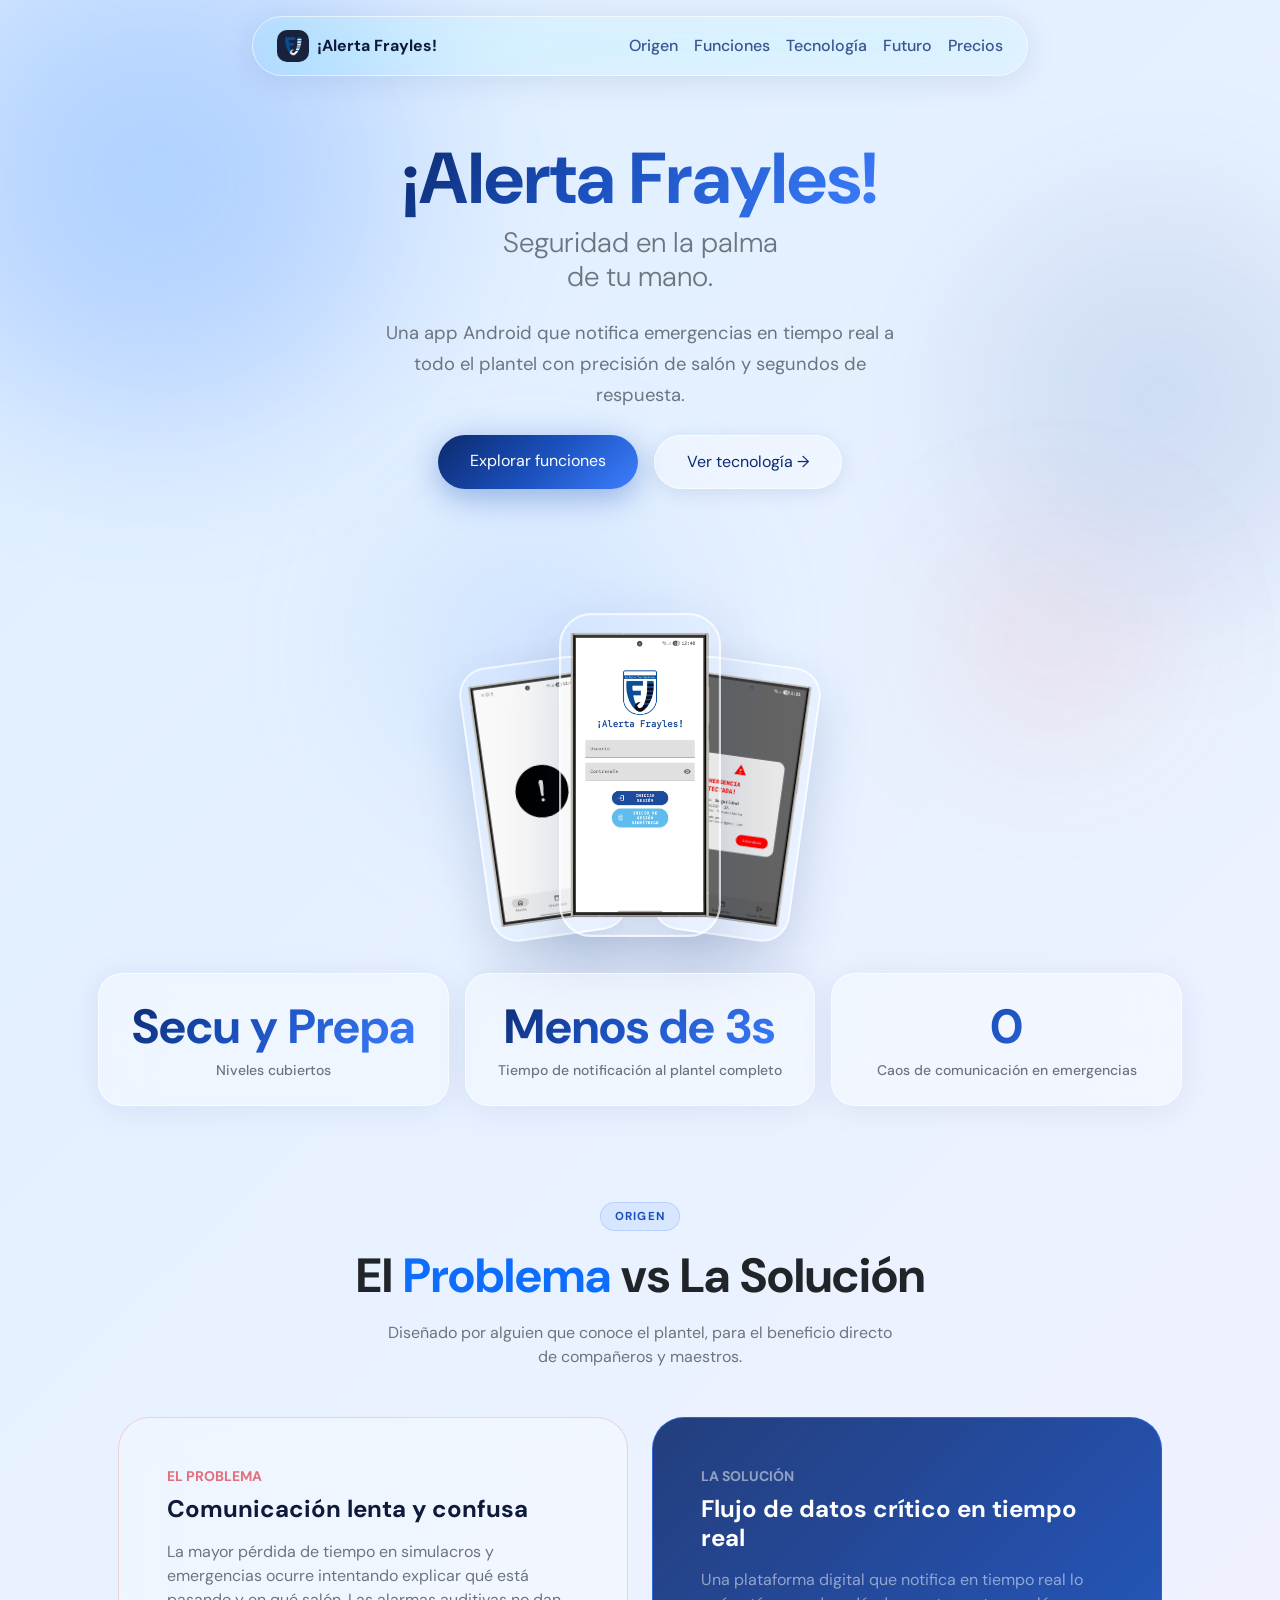
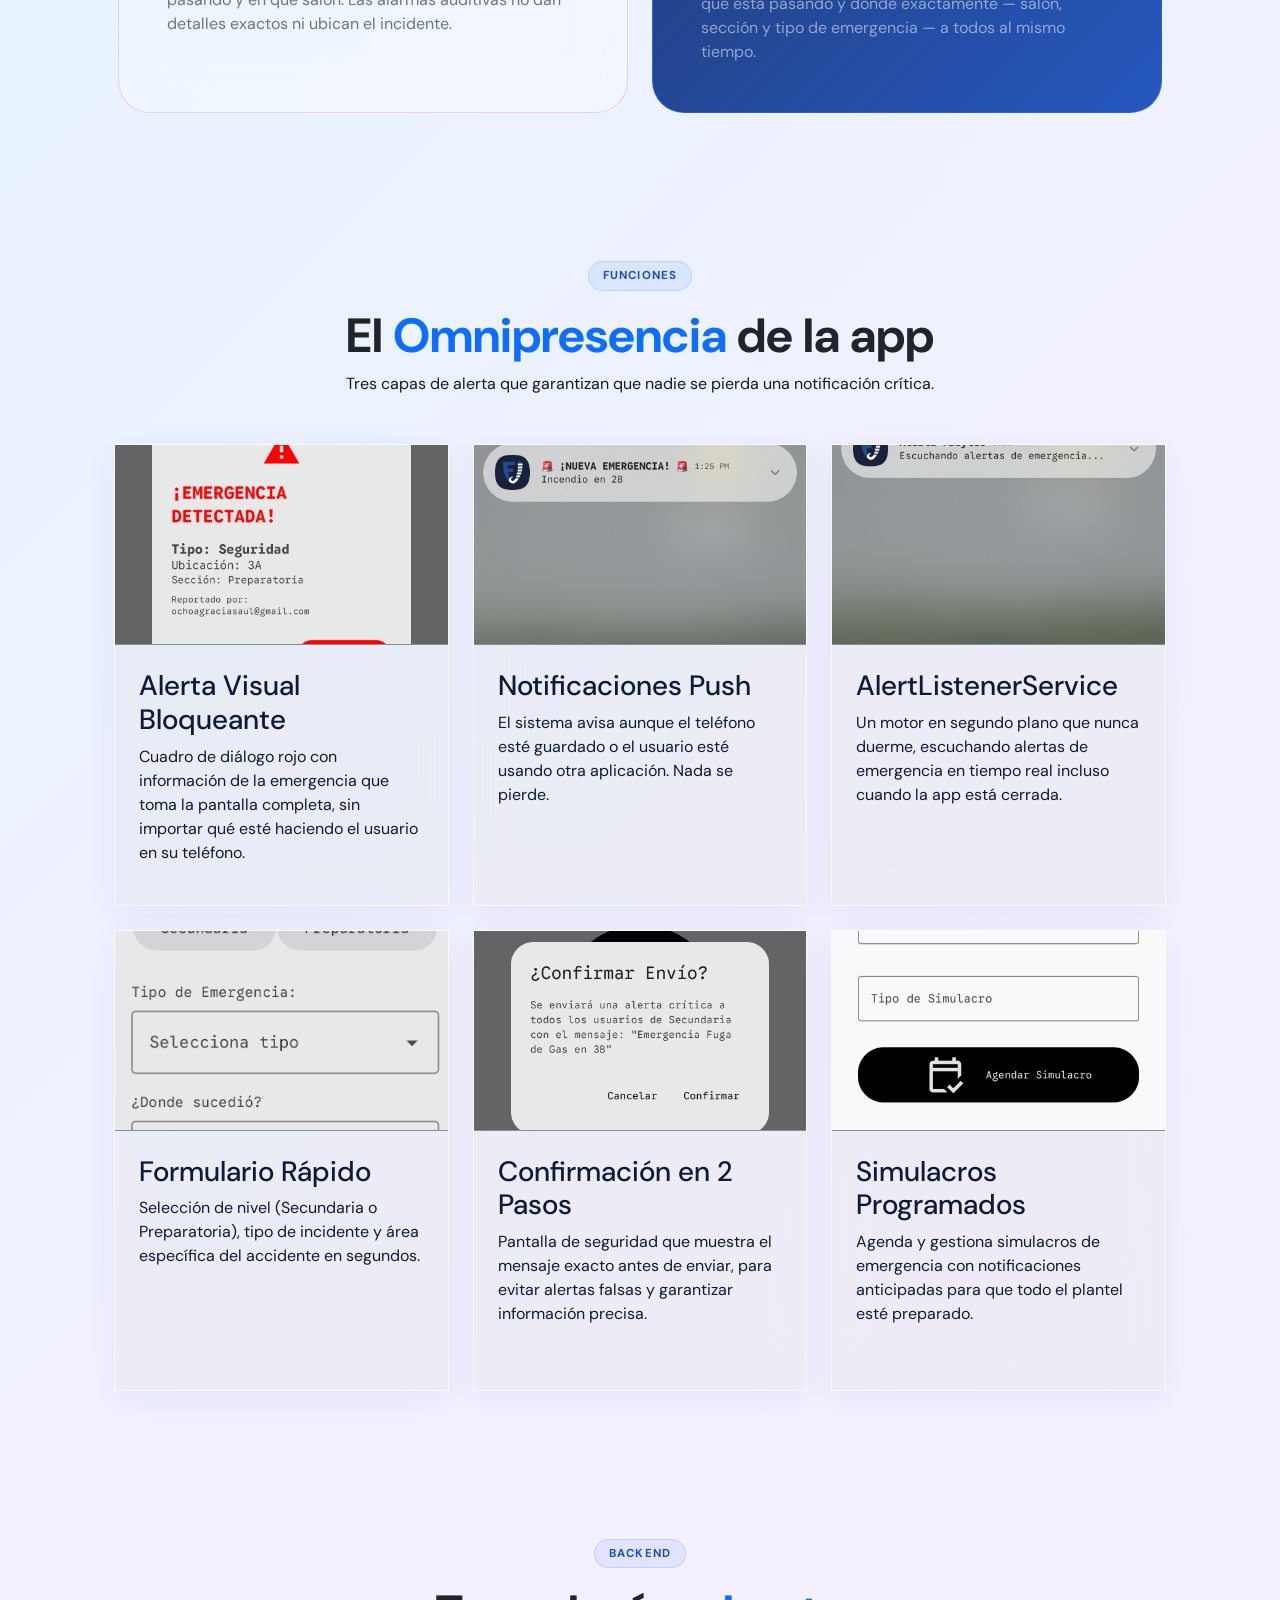
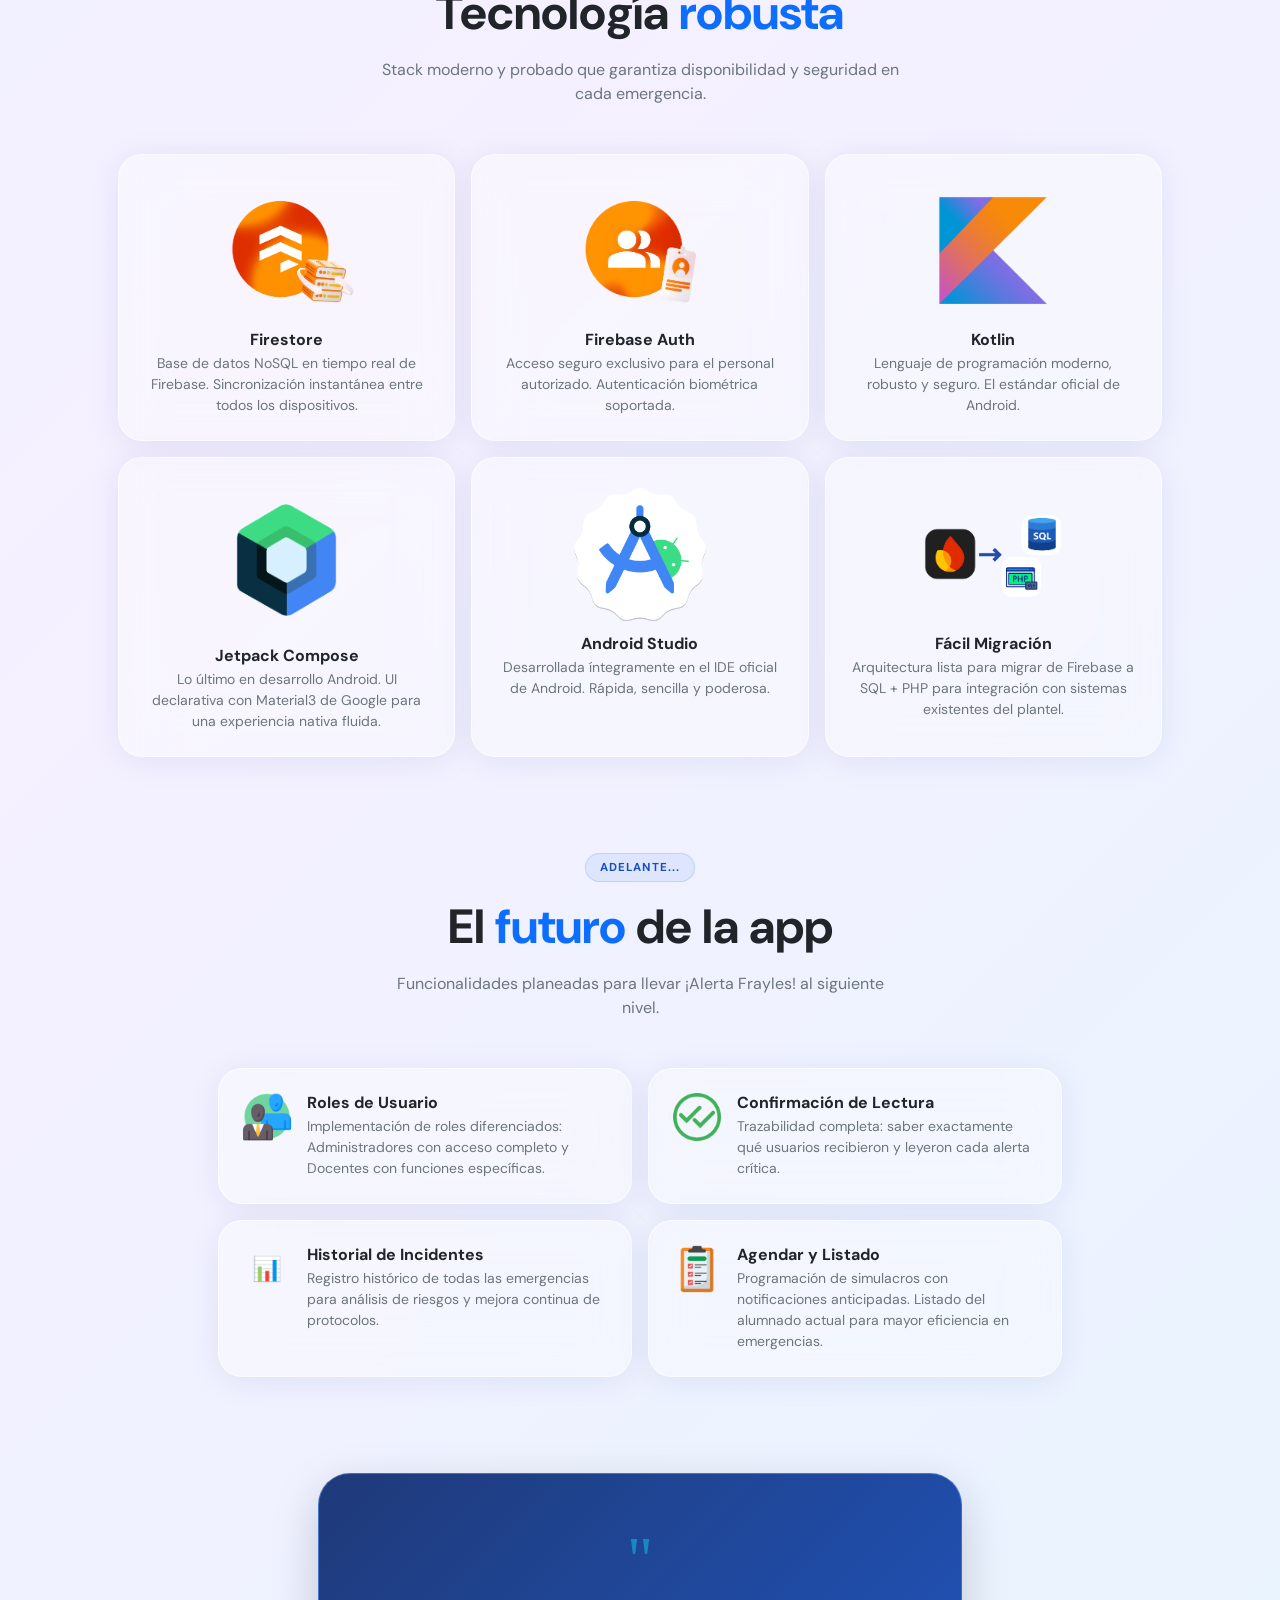
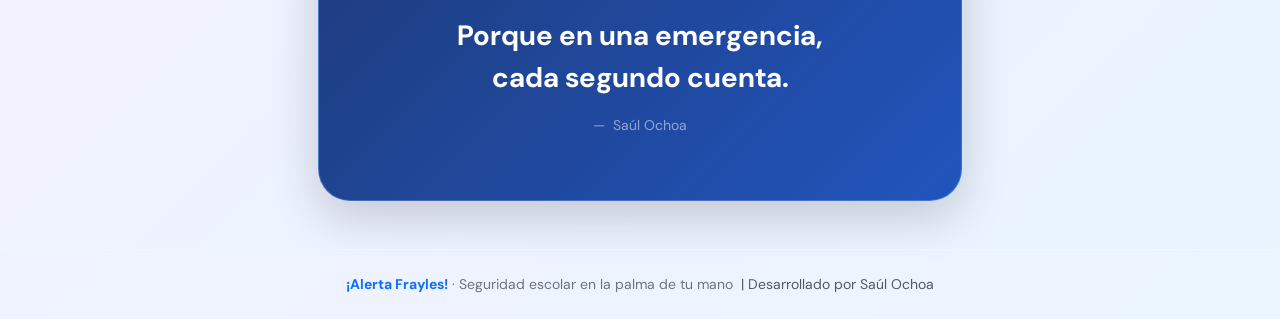
<file: index.html>
<!DOCTYPE html>
<html lang="es">

<head>
  <meta charset="UTF-8">
  <meta name="viewport" content="width=device-width, initial-scale=1.0">
  <title>¡Alerta Frayles!</title>
  <link rel="icon" href="Recursos/FJ_ic.ico" type="image/x-icon">

  <link href="https://cdn.jsdelivr.net/npm/bootstrap@5.3.8/dist/css/bootstrap.min.css" rel="stylesheet">  
  <script src="https://cdn.jsdelivr.net/npm/bootstrap@5.3.8/dist/js/bootstrap.bundle.min.js"></script>
  <link
    href="https://fonts.googleapis.com/css2?family=DM+Sans:ital,opsz,wght@0,9..40,300;0,9..40,400;0,9..40,500;0,9..40,700;0,9..40,900;1,9..40,300&family=Space+Mono:wght@400;700&display=swap"
    rel="stylesheet">

  <link rel="stylesheet" href="Hola.css">
</head>

<body>

  <div class="fondo-blob" aria-hidden="true">
    <div class="burbuja burbuja-1"></div>
    <div class="burbuja burbuja-2"></div>
    <div class="burbuja burbuja-3"></div>
    <div class="burbuja burbuja-4"></div>
  </div>

    <header class="container sticky-top pt-3" style="z-index: 1050; max-width: 800px;">
        <nav
            class="navbar navbar-expand bg-transparent nav-vidrio justify-content-between align-items-center py-2 px-4">
            <a class="navbar-brand d-flex align-items-center gap-2 fw-bold m-0 fs-6" style="color: var(--blue-deep);"
                href="#">
                <div
                    class="icono-logo-nav text-white overflow-hidden d-inline-flex align-items-center justify-content-center">
                    <img src="Recursos/logo.jpg" alt="Logo ¡Alerta Frayles!" class="w-100 h-100 object-fit-cover">
                </div>
                ¡Alerta Frayles!
            </a>
            <div class="navbar-nav gap-2 gap-sm-3">
                <a class="nav-link p-0 fs-7" href="#origen">Origen</a>
                <a class="nav-link p-0 fs-7" href="#funciones">Funciones</a>
                <a class="nav-link p-0 fs-7" href="#tecnologia">Tecnología</a>
                <a class="nav-link p-0 fs-7" href="#futuro">Futuro</a>
                <a class="nav-link p-0 fs-7" href="Precios.html">Precios</a>
            </div>
        </nav>
    </header>

  <section
    class="container position-relative d-flex flex-column align-items-center justify-content-center text-center px-4"
    style="min-height: 85vh; padding-top: 60px;">
    <h1 class="display-2 fw-black tracking-tight m-0 fade-up delay-1">
      <span class="texto-marca d-block fw-bold">¡Alerta Frayles!</span>
      <span class="d-block fw-light fs-3 mt-1 text-secondary">Seguridad en la palma<br>de tu mano.</span>
    </h1>

    <p class="mx-auto my-4 text-secondary fade-up delay-2"
      style="max-width: 540px; font-size: 1.15rem; line-height: 1.7;">
      Una app Android que notifica emergencias en tiempo real a todo el plantel con precisión de salón y segundos de
      respuesta.
    </p>

    <div class="d-flex flex-wrap gap-3 justify-content-center mb-5 fade-up delay-3">
      <a href="#funciones" class="boton-primario">Explorar funciones</a>
      <a href="#tecnologia" class="boton-vidrio">Ver tecnología →</a>
    </div>

    <div class="hero-telefonos w-100 fade-up delay-4">
      <div class="telefono telefono-izquierda">
        <img src="Recursos/screen_home.png" alt="Pantalla de inicio de sesión" class="w-100 h-100 object-fit-cover">
      </div>
      <div class="telefono telefono-centro">
        <img src="Recursos/screen_login.png" alt="Pantalla de emergencia" class="w-100 h-100 object-fit-cover">
      </div>
      <div class="telefono telefono-derecha">
        <img src="Recursos/screen_alert.png" alt="Pantalla de simulacros" class="w-100 h-100 object-fit-cover">
      </div>
    </div>
  </section>

  <section class="container my-5 position-relative" id="origen">
    <div class="row g-3 px-3">
      <div class="col-md-4">
        <div class="tarjeta-vidrio text-center p-4 fade-up">
          <div class="display-5 fw-bold texto-marca">Secu y Prepa</div>
          <div class="small text-secondary fw-medium mt-1">Niveles cubiertos</div>
        </div>
      </div>
      <div class="col-md-4">
        <div class="tarjeta-vidrio text-center p-4 fade-up delay-1">
          <div class="display-5 fw-bold texto-marca">Menos de 3s</div>
          <div class="small text-secondary fw-medium mt-1">Tiempo de notificación al plantel completo</div>
        </div>
      </div>
      <div class="col-md-4">
        <div class="tarjeta-vidrio text-center p-4 fade-up delay-2">
          <div class="display-5 fw-bold texto-marca">0</div>
          <div class="small text-secondary fw-medium mt-1">Caos de comunicación en emergencias</div>
        </div>
      </div>
    </div>
  </section>

  <section class="container py-5 position-relative" style="max-width: 1100px;">
    <div class="text-center mb-5 px-3">
      <span class="etiqueta-seccion mb-3">Origen</span>
      <h2 class="fw-bold display-5 text-dark">El <span class="text-primary">Problema</span> vs La Solución</h2>
      <p class="text-secondary mx-auto mt-3" style="max-width: 520px;">Diseñado por alguien que conoce el plantel, para
        el beneficio directo de compañeros y maestros.</p>
    </div>
    <div class="row g-4 px-3">
      <div class="col-md-6">
        <div class="tarjeta-problema h-100 p-4 p-sm-5 rounded-5 position-relative overflow-hidden">

          <div class="small text-uppercase text-danger fw-bold tracking-wider mb-2" style="opacity: 0.7;">El Problema
          </div>
          <h3 class="fw-bold h4 mb-3">Comunicación lenta y confusa</h3>
          <p class="text-secondary mb-0 lh-base">La mayor pérdida de tiempo en simulacros y emergencias ocurre
            intentando explicar qué está pasando y en qué salón. Las alarmas auditivas no dan detalles exactos ni ubican
            el incidente.</p>
        </div>
      </div>
      <div class="col-md-6">
        <div class="tarjeta-solucion h-100 p-4 p-sm-5 rounded-5 position-relative overflow-hidden">

          <div class="small text-uppercase text-white-50 fw-bold tracking-wider mb-2">La Solución</div>
          <h3 class="fw-bold h4 mb-3">Flujo de datos crítico en tiempo real</h3>
          <p class="text-white-50 mb-0 lh-base">Una plataforma digital que notifica en tiempo real lo qué está pasando y
            dónde exactamente — salón, sección y tipo de emergencia — a todos al mismo tiempo.</p>
        </div>
      </div>
    </div>
  </section>

  <section id="funciones" style="padding: 60px 0;">
    <div class="seccion-funciones">
      <div class="text-center mb-5 px-3">
        <span class="etiqueta-seccion mb-3">Funciones</span>
        <h2 class="fw-bold display-5 text-dark">El <span class="text-primary">Omnipresencia</span> de la app</h2>
        <p class="descripcion-seccion">Tres capas de alerta que garantizan que nadie se pierda una notificación crítica.
        </p>
      </div>
      <div class="funciones-grid">

        <div class="tarjetas-funciones fade-up">
          <div class="contenedor-img-tarjeta">
            <img src="Recursos/alert.jpg" alt="Alerta Visual Bloqueante">
          </div>
          <div class="contenido-cuerpo-tarjeta">
            <h3 class="titulo-funcion">Alerta Visual Bloqueante</h3>
            <p class="descripcion-funcion">Cuadro de diálogo rojo con información de la emergencia que toma la pantalla
              completa, sin importar qué esté haciendo el usuario en su teléfono.</p>
          </div>
        </div>

        <div class="tarjetas-funciones fade-up delay-1">
          <div class="contenedor-img-tarjeta">
            <img src="Recursos/notificacion.jpg" alt="Notificaciones Push">
          </div>
          <div class="contenido-cuerpo-tarjeta">
            <h3 class="titulo-funcion">Notificaciones Push</h3>
            <p class="descripcion-funcion">El sistema avisa aunque el teléfono esté guardado o el usuario esté usando
              otra
              aplicación. Nada se pierde.</p>
          </div>
        </div>

        <div class="tarjetas-funciones fade-up delay-2">
          <div class="contenedor-img-tarjeta">
            <img src="Recursos/alertlistener.jpg" alt="AlertListenerService">
          </div>
          <div class="contenido-cuerpo-tarjeta">
            <h3 class="titulo-funcion">AlertListenerService</h3>
            <p class="descripcion-funcion">Un motor en segundo plano que nunca duerme, escuchando alertas de emergencia
              en
              tiempo real incluso cuando la app está cerrada.</p>
          </div>
        </div>

        <div class="tarjetas-funciones fade-up delay-3">
          <div class="contenedor-img-tarjeta">
            <img src="Recursos/formulario.jpg" alt="Formulario Rápido">
          </div>
          <div class="contenido-cuerpo-tarjeta">
            <h3 class="titulo-funcion">Formulario Rápido</h3>
            <p class="descripcion-funcion">Selección de nivel (Secundaria o Preparatoria), tipo de incidente y área
              específica
              del accidente en segundos.</p>
          </div>
        </div>

        <div class="tarjetas-funciones fade-up delay-4">
          <div class="contenedor-img-tarjeta">
            <img src="Recursos/confirmación.jpg" alt="Confirmación en 2 Pasos">
          </div>
          <div class="contenido-cuerpo-tarjeta">
            <h3 class="titulo-funcion">Confirmación en 2 Pasos</h3>
            <p class="descripcion-funcion">Pantalla de seguridad que muestra el mensaje exacto antes de enviar, para
              evitar
              alertas falsas y garantizar información precisa.</p>
          </div>
        </div>

        <div class="tarjetas-funciones fade-up delay-5">
          <div class="contenedor-img-tarjeta">
            <img src="Recursos/simulacros.jpg" alt="Simulacros Programados">
          </div>
          <div class="contenido-cuerpo-tarjeta">
            <div class="comillas-cita" style="font-size: 1.5rem; display:none;"></div>
            <h3 class="titulo-funcion">Simulacros Programados</h3>
            <p class="descripcion-funcion">Agenda y gestiona simulacros de emergencia con notificaciones anticipadas
              para que
              todo el plantel esté preparado.</p>
          </div>
        </div>

      </div>
    </div>
  </section>

  <section class="container py-5 position-relative" id="tecnologia" style="max-width: 1100px;">
    <div class="text-center mb-5 px-3">
      <span class="etiqueta-seccion mb-3">Backend</span>
      <h2 class="fw-bold display-5 text-dark">Tecnología <span class="text-primary">robusta</span></h2>
      <p class="text-secondary mx-auto mt-3" style="max-width: 520px;">Stack moderno y probado que garantiza
        disponibilidad y seguridad en cada emergencia.</p>
    </div>
    <div class="row g-3 px-3">
      <div class="col-md-4">
        <div class="tarjeta-vidrio text-center p-4 h-100 fade-up">
          <span class="fs-1 d-block mb-2">
            <img src="Recursos/firestore-hero_1x.png" class="w-50 h-50" object-fit-cover>
          </span>
          <h3 class="h6 fw-bold text-dark mb-1">Firestore</h3>
          <p class="small text-secondary mb-0">Base de datos NoSQL en tiempo real de Firebase. Sincronización
            instantánea entre todos los dispositivos.</p>
        </div>
      </div>
      <div class="col-md-4">
        <div class="tarjeta-vidrio text-center p-4 h-100 fade-up delay-1">
          <span class="fs-1 d-block mb-2">
            <img src="Recursos/auth-hero_1x_upscayl_4x_upscayl-standard-4x.png" class="w-50 h-50" object-fit-cover>
          </span>
          <h3 class="h6 fw-bold text-dark mb-1">Firebase Auth</h3>
          <p class="small text-secondary mb-0">Acceso seguro exclusivo para el personal autorizado. Autenticación
            biométrica soportada.</p>
        </div>
      </div>
      <div class="col-md-4">
        <div class="tarjeta-vidrio text-center p-4 h-100 fade-up delay-2">
          <span class="fs-1 d-block mb-2">
            <img src="Recursos/Kotlin_Icon_V2.png" class="w-50 h-50" object-fit-cover>
          </span>
          <h3 class="h6 fw-bold text-dark mb-1">Kotlin</h3>
          <p class="small text-secondary mb-0">Lenguaje de programación moderno, robusto y seguro. El estándar oficial
            de Android.</p>
        </div>
      </div>
      <div class="col-md-4">
        <div class="tarjeta-vidrio text-center p-4 h-100 fade-up delay-3">
          <span class="fs-1 d-block mb-2">
            <img src="Recursos/Jetpack_Compose_logo.png" class="w-50 h-50" object-fit-cover>
          </span>
          <h3 class="h6 fw-bold text-dark mb-1">Jetpack Compose</h3>
          <p class="small text-secondary mb-0">Lo último en desarrollo Android. UI declarativa con Material3 de Google
            para una experiencia nativa fluida.</p>
        </div>
      </div>
      <div class="col-md-4">
        <div class="tarjeta-vidrio text-center p-4 h-100 fade-up delay-4">
          <span class="fs-1 d-block mb-2"><img src="Recursos/android-studio-logo.png" class="w-50 h-50"
              object-fit-cover></span>
          <h3 class="h6 fw-bold text-dark mb-1">Android Studio</h3>
          <p class="small text-secondary mb-0">Desarrollada íntegramente en el IDE oficial de Android. Rápida, sencilla
            y poderosa.</p>
        </div>
      </div>
      <div class="col-md-4">
        <div class="tarjeta-vidrio text-center p-4 h-100 fade-up delay-5">
          <span class="fs-1 d-block mb-2"><img src="Recursos/sql.png" class="w-50 h-50" object-fit-cover></span>
          <h3 class="h6 fw-bold text-dark mb-1">Fácil Migración</h3>
          <p class="small text-secondary mb-0">Arquitectura lista para migrar de Firebase a SQL + PHP para integración
            con sistemas existentes del plantel.</p>
        </div>
      </div>
    </div>
  </section>

  <section class="container py-5 position-relative" id="futuro" style="max-width: 900px;">
    <div class="text-center mb-5 px-3">
      <span class="etiqueta-seccion mb-3">Adelante...</span>
      <h2 class="fw-bold display-5 text-dark">El <span class="text-primary">futuro</span> de la app</h2>
      <p class="text-secondary mx-auto mt-3" style="max-width: 520px;">Funcionalidades planeadas para llevar ¡Alerta
        Frayles! al siguiente nivel.</p>
    </div>
    <div class="row g-3 px-3">
      <div class="col-md-6">
        <div class="tarjeta-vidrio p-4 d-flex align-items-start gap-3 h-100 fade-up">
          <div class="icon-box text-center flex-shrink-0">
            <img src="Recursos/rol-del-usuario.ico" class="w-100 h-100" object-fit-cover>
          </div>
          <div>
            <h3 class="h6 fw-bold text-dark mb-1">Roles de Usuario</h3>
            <p class="small text-secondary mb-0">Implementación de roles diferenciados: Administradores con acceso
              completo y Docentes con funciones específicas.</p>
          </div>
        </div>
      </div>
      <div class="col-md-6">
        <div class="tarjeta-vidrio p-4 d-flex align-items-start gap-3 h-100 fade-up delay-1">
          <div class="icon-box text-center flex-shrink-0">
            <img src="Recursos/confirmacion_de_lectura.ico" class="w-100 h-100" object-fit-cover>
          </div>
          <div>
            <h3 class="h6 fw-bold text-dark mb-1">Confirmación de Lectura</h3>
            <p class="small text-secondary mb-0">Trazabilidad completa: saber exactamente qué usuarios recibieron y
              leyeron cada alerta crítica.</p>
          </div>
        </div>
      </div>
      <div class="col-md-6">
        <div class="tarjeta-vidrio p-4 d-flex align-items-start gap-3 h-100 fade-up delay-2">
          <div class="icon-box text-center flex-shrink-0">
            📊</div>
          <div>
            <h3 class="h6 fw-bold text-dark mb-1">Historial de Incidentes</h3>
            <p class="small text-secondary mb-0">Registro histórico de todas las emergencias para análisis de riesgos y
              mejora continua de protocolos.</p>
          </div>
        </div>
      </div>
      <div class="col-md-6">
        <div class="tarjeta-vidrio p-4 d-flex align-items-start gap-3 h-100 fade-up delay-3">
          <div class="icon-box text-center flex-shrink-0">
            <img src="Recursos/agenda.ico" class="w-100 h-100" object-fit-cover>
          </div>
          <div>
            <h3 class="h6 fw-bold text-dark mb-1">Agendar y Listado</h3>
            <p class="small text-secondary mb-0">Programación de simulacros con notificaciones anticipadas. Listado del
              alumnado actual para mayor eficiencia en emergencias.</p>
          </div>
        </div>
      </div>
    </div>
  </section>

  <section class="container py-5 text-center position-relative" style="max-width: 700px;">
    <div class="cta-cita p-5 mx-3 text-white shadow-lg fade-up">
      <div class="display-3 text-info opacity-50 font-serif line-height-1" style="font-family: Georgia, serif;">"</div>
      <blockquote class="blockquote fs-3 fw-bold my-3 text-white border-0 p-0">
        Porque en una emergencia,<br>cada segundo cuenta.
      </blockquote>
      <figcaption class="blockquote-footer text-white-50 mt-3 border-0">
        Saúl Ochoa
      </figcaption>
    </div>
  </section>

  <footer
    class="border-top border-white border-opacity-25 py-4 text-center position-relative bg-white bg-opacity-10 text-secondary"
    style="z-index: 1;">
    <div class="container d-flex flex-wrap justify-content-center gap-2 small">
      <div><span class="fw-bold text-primary">¡Alerta Frayles!</span> · Seguridad escolar en la palma de tu mano</div>
      <div class="text-muted">| Desarrollado por Saúl Ochoa</div>
    </div>
  </footer>

</body>

</html>
</file>
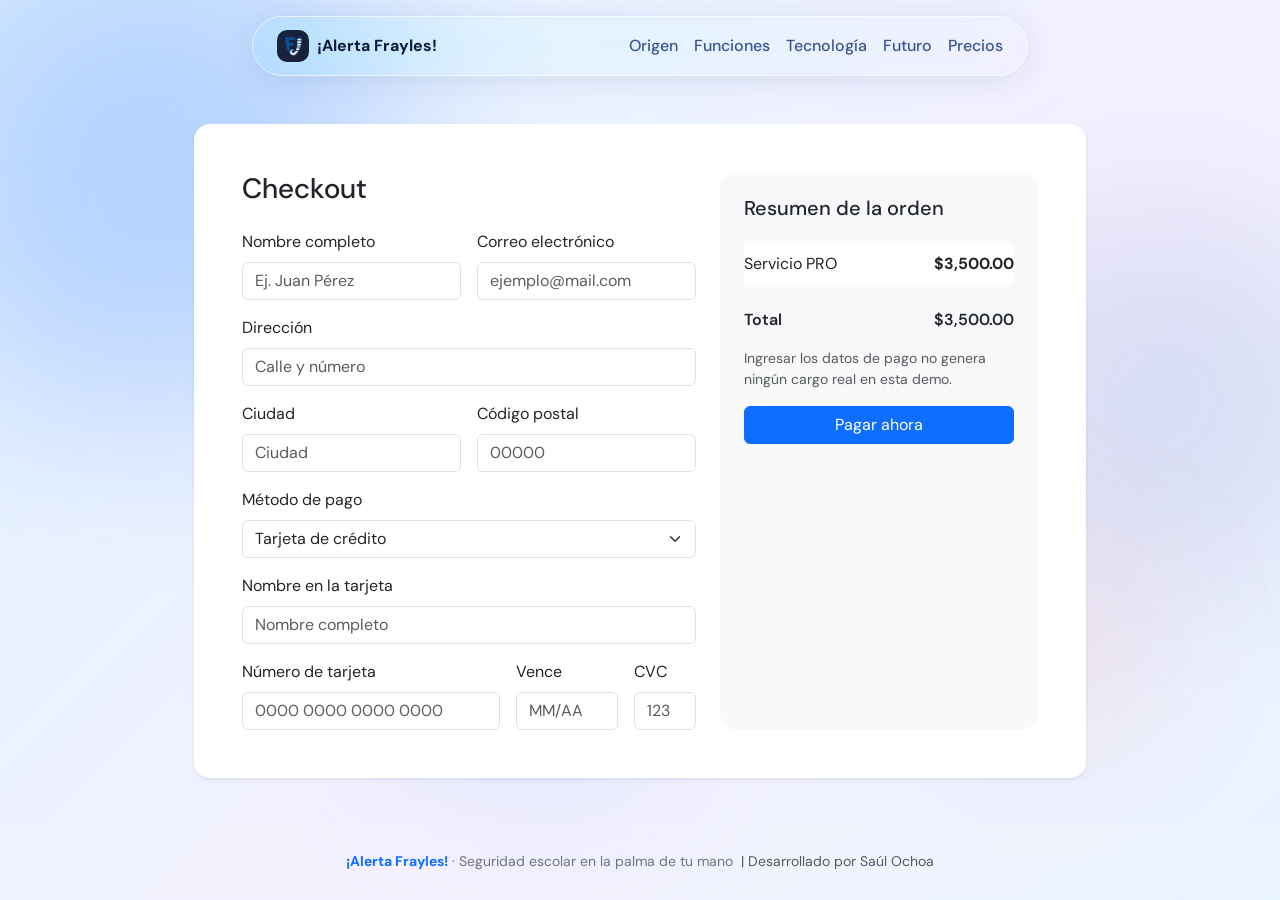
<file: checkout_pro.html>
<!DOCTYPE html>
<html lang="es">

<head>
    <meta charset="UTF-8">
    <meta name="viewport" content="width=device-width, initial-scale=1.0">
    <title>Checkout - ¡Alerta Frayles!</title>
    <link rel="icon" href="Recursos/FJ_ic.ico" type="image/x-icon">

    <link href="https://cdn.jsdelivr.net/npm/bootstrap@5.3.8/dist/css/bootstrap.min.css" rel="stylesheet">
    <link rel="stylesheet" href="https://cdn.jsdelivr.net/npm/bootstrap-icons@1.10.5/font/bootstrap-icons.css">
    <script src="https://cdn.jsdelivr.net/npm/bootstrap@5.3.8/dist/js/bootstrap.bundle.min.js"></script>
    <link
        href="https://fonts.googleapis.com/css2?family=DM+Sans:ital,opsz,wght@0,9..40,300;0,9..40,400;0,9..40,500;0,9..40,700;0,9..40,900;1,9..40,300&family=Space+Mono:wght@400;700&display=swap"
        rel="stylesheet">
    <link rel="stylesheet" href="Hola.css">
</head>

<body>
    <div class="fondo-blob" aria-hidden="true">
        <div class="burbuja burbuja-1"></div>
        <div class="burbuja burbuja-2"></div>
        <div class="burbuja burbuja-3"></div>
        <div class="burbuja burbuja-4"></div>
    </div>

    <header class="container sticky-top pt-3" style="z-index: 1050; max-width: 800px;">
        <nav
            class="navbar navbar-expand bg-transparent nav-vidrio justify-content-between align-items-center py-2 px-4">
            <a class="navbar-brand d-flex align-items-center gap-2 fw-bold m-0 fs-6" style="color: var(--blue-deep);"
                href="index.html">
                <div
                    class="icono-logo-nav text-white overflow-hidden d-inline-flex align-items-center justify-content-center">
                    <img src="Recursos/logo.jpg" alt="Logo ¡Alerta Frayles!" class="w-100 h-100 object-fit-cover">
                </div>
                ¡Alerta Frayles!
            </a>
            <div class="navbar-nav gap-2 gap-sm-3">
                <a class="nav-link p-0 fs-7" href="index.html#origen">Origen</a>
                <a class="nav-link p-0 fs-7" href="index.html#funciones">Funciones</a>
                <a class="nav-link p-0 fs-7" href="index.html#tecnologia">Tecnología</a>
                <a class="nav-link p-0 fs-7" href="index.html#futuro">Futuro</a>
                <a class="nav-link p-0 fs-7" href="Precios.html">Precios</a>
            </div>
        </nav>
    </header>

    <main class="container py-5" style="max-width: 1100px;">
        <div class="row justify-content-center">
            <div class="col-xl-10">
                <div class="card shadow-sm border-0 rounded-4">
                    <div class="card-body p-4 p-lg-5">
                        <div class="row g-4">
                            <div class="col-lg-7">
                                <h3 class="mb-4">Checkout</h3>
                                <form>
                                    <div class="row g-3">
                                        <div class="col-sm-6">
                                            <label class="form-label">Nombre completo</label>
                                            <input type="text" class="form-control" placeholder="Ej. Juan Pérez">
                                        </div>
                                        <div class="col-sm-6">
                                            <label class="form-label">Correo electrónico</label>
                                            <input type="email" class="form-control" placeholder="ejemplo@mail.com">
                                        </div>
                                        <div class="col-12">
                                            <label class="form-label">Dirección</label>
                                            <input type="text" class="form-control" placeholder="Calle y número">
                                        </div>
                                        <div class="col-sm-6">
                                            <label class="form-label">Ciudad</label>
                                            <input type="text" class="form-control" placeholder="Ciudad">
                                        </div>
                                        <div class="col-sm-6">
                                            <label class="form-label">Código postal</label>
                                            <input type="text" class="form-control" placeholder="00000">
                                        </div>
                                        <div class="col-12">
                                            <label class="form-label">Método de pago</label>
                                            <select class="form-select">
                                                <option selected>Tarjeta de crédito</option>
                                                <option>PayPal</option>
                                                <option>Transferencia</option>
                                            </select>
                                        </div>
                                        <div class="col-12">
                                            <label class="form-label">Nombre en la tarjeta</label>
                                            <input type="text" class="form-control" placeholder="Nombre completo">
                                        </div>
                                        <div class="col-sm-7">
                                            <label class="form-label">Número de tarjeta</label>
                                            <input type="text" class="form-control" placeholder="0000 0000 0000 0000">
                                        </div>
                                        <div class="col-sm-3">
                                            <label class="form-label">Vence</label>
                                            <input type="text" class="form-control" placeholder="MM/AA">
                                        </div>
                                        <div class="col-sm-2">
                                            <label class="form-label">CVC</label>
                                            <input type="text" class="form-control" placeholder="123">
                                        </div>
                                    </div>
                                </form>
                            </div>
                            <div class="col-lg-5">
                                <div class="bg-light rounded-4 p-4 h-100">
                                    <h5 class="mb-4">Resumen de la orden</h5>
                                    <ul class="list-group list-group-flush mb-4">
                                        <li
                                            class="list-group-item d-flex justify-content-between align-items-center px-0">
                                            Servicio PRO
                                            <span class="fw-bold">$3,500.00</span>
                                        </li>
                                    </ul>
                                    <div class="d-flex justify-content-between fw-semibold mb-3">
                                        <span>Total</span>
                                        <span>$3,500.00</span>
                                    </div>
                                    <p class="text-muted small">Ingresar los datos de pago no genera ningún cargo real
                                        en esta demo.</p>
                                    <button type="button" class="btn btn-primary w-100">Pagar ahora</button>
                                </div>
                            </div>
                        </div>
                    </div>
                </div>
            </div>
        </div>
    </main>

    <footer
        class="border-top border-white border-opacity-25 py-4 text-center position-relative bg-white bg-opacity-10 text-secondary"
        style="z-index: 1;">
        <div class="container d-flex flex-wrap justify-content-center gap-2 small">
            <div><span class="fw-bold text-primary">¡Alerta Frayles!</span> · Seguridad escolar en la palma
                de tu mano</div>
            <div class="text-muted">| Desarrollado por Saúl Ochoa</div>
        </div>
    </footer>


</body>

</html>
</file>
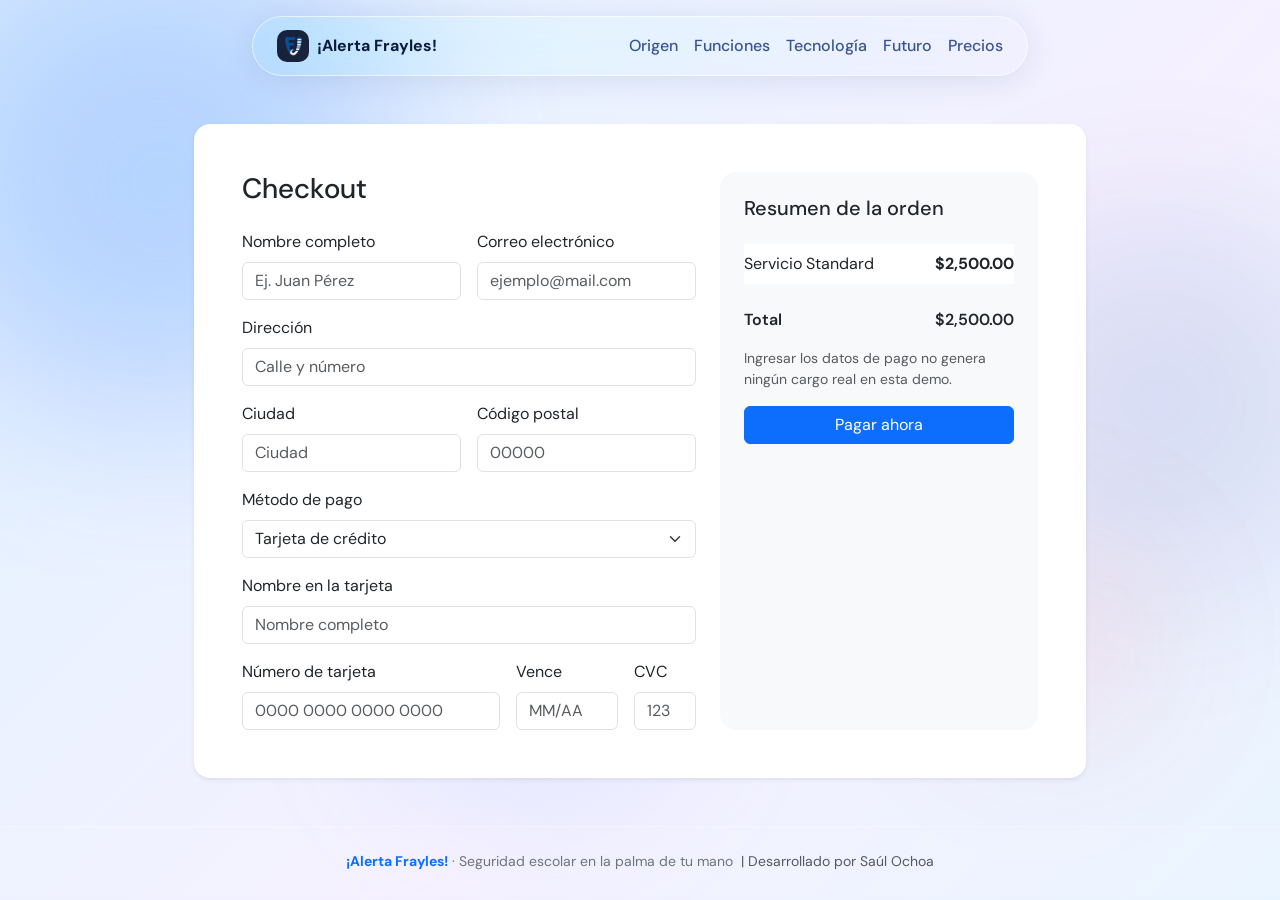
<file: checkout_standard.html>
<!DOCTYPE html>
<html lang="es">

<head>
    <meta charset="UTF-8">
    <meta name="viewport" content="width=device-width, initial-scale=1.0">
    <title>Checkout - ¡Alerta Frayles!</title>
    <link rel="icon" href="Recursos/FJ_ic.ico" type="image/x-icon">

    <link href="https://cdn.jsdelivr.net/npm/bootstrap@5.3.8/dist/css/bootstrap.min.css" rel="stylesheet">
    <link rel="stylesheet" href="https://cdn.jsdelivr.net/npm/bootstrap-icons@1.10.5/font/bootstrap-icons.css">
    <script src="https://cdn.jsdelivr.net/npm/bootstrap@5.3.8/dist/js/bootstrap.bundle.min.js"></script>

    <link
        href="https://fonts.googleapis.com/css2?family=DM+Sans:ital,opsz,wght@0,9..40,300;0,9..40,400;0,9..40,500;0,9..40,700;0,9..40,900;1,9..40,300&family=Space+Mono:wght@400;700&display=swap"
        rel="stylesheet">
    <link rel="stylesheet" href="Hola.css">
</head>

<body>
    <div class="fondo-blob" aria-hidden="true">
        <div class="burbuja burbuja-1"></div>
        <div class="burbuja burbuja-2"></div>
        <div class="burbuja burbuja-3"></div>
        <div class="burbuja burbuja-4"></div>
    </div>

    <header class="container sticky-top pt-3" style="z-index: 1050; max-width: 800px;">
        <nav
            class="navbar navbar-expand bg-transparent nav-vidrio justify-content-between align-items-center py-2 px-4">
            <a class="navbar-brand d-flex align-items-center gap-2 fw-bold m-0 fs-6" style="color: var(--blue-deep);"
                href="index.html">
                <div
                    class="icono-logo-nav text-white overflow-hidden d-inline-flex align-items-center justify-content-center">
                    <img src="Recursos/logo.jpg" alt="Logo ¡Alerta Frayles!" class="w-100 h-100 object-fit-cover">
                </div>
                ¡Alerta Frayles!
            </a>
            <div class="navbar-nav gap-2 gap-sm-3">
                <a class="nav-link p-0 fs-7" href="index.html#origen">Origen</a>
                <a class="nav-link p-0 fs-7" href="index.html#funciones">Funciones</a>
                <a class="nav-link p-0 fs-7" href="index.html#tecnologia">Tecnología</a>
                <a class="nav-link p-0 fs-7" href="index.html#futuro">Futuro</a>
                <a class="nav-link p-0 fs-7" href="Precios.html">Precios</a>
            </div>
        </nav>
    </header>

    <main class="container py-5" style="max-width: 1100px;">
        <div class="row justify-content-center">
            <div class="col-xl-10">
                <div class="card shadow-sm border-0 rounded-4">
                    <div class="card-body p-4 p-lg-5">
                        <div class="row g-4">
                            <div class="col-lg-7">
                                <h3 class="mb-4">Checkout</h3>
                                <form>
                                    <div class="row g-3">
                                        <div class="col-sm-6">
                                            <label class="form-label">Nombre completo</label>
                                            <input type="text" class="form-control" placeholder="Ej. Juan Pérez">
                                        </div>
                                        <div class="col-sm-6">
                                            <label class="form-label">Correo electrónico</label>
                                            <input type="email" class="form-control" placeholder="ejemplo@mail.com">
                                        </div>
                                        <div class="col-12">
                                            <label class="form-label">Dirección</label>
                                            <input type="text" class="form-control" placeholder="Calle y número">
                                        </div>
                                        <div class="col-sm-6">
                                            <label class="form-label">Ciudad</label>
                                            <input type="text" class="form-control" placeholder="Ciudad">
                                        </div>
                                        <div class="col-sm-6">
                                            <label class="form-label">Código postal</label>
                                            <input type="text" class="form-control" placeholder="00000">
                                        </div>
                                        <div class="col-12">
                                            <label class="form-label">Método de pago</label>
                                            <select class="form-select">
                                                <option selected>Tarjeta de crédito</option>
                                                <option>PayPal</option>
                                                <option>Transferencia</option>
                                            </select>
                                        </div>
                                        <div class="col-12">
                                            <label class="form-label">Nombre en la tarjeta</label>
                                            <input type="text" class="form-control" placeholder="Nombre completo">
                                        </div>
                                        <div class="col-sm-7">
                                            <label class="form-label">Número de tarjeta</label>
                                            <input type="text" class="form-control" placeholder="0000 0000 0000 0000">
                                        </div>
                                        <div class="col-sm-3">
                                            <label class="form-label">Vence</label>
                                            <input type="text" class="form-control" placeholder="MM/AA">
                                        </div>
                                        <div class="col-sm-2">
                                            <label class="form-label">CVC</label>
                                            <input type="text" class="form-control" placeholder="123">
                                        </div>
                                    </div>
                                </form>
                            </div>
                            <div class="col-lg-5">
                                <div class="bg-light rounded-4 p-4 h-100">
                                    <h5 class="mb-4">Resumen de la orden</h5>
                                    <ul class="list-group list-group-flush mb-4">
                                        <li
                                            class="list-group-item d-flex justify-content-between align-items-center px-0">
                                            Servicio Standard
                                            <span class="fw-bold">$2,500.00</span>
                                        </li>
                                    </ul>
                                    <div class="d-flex justify-content-between fw-semibold mb-3">
                                        <span>Total</span>
                                        <span>$2,500.00</span>
                                    </div>
                                    <p class="text-muted small">Ingresar los datos de pago no genera ningún cargo real
                                        en esta demo.</p>
                                    <button type="button" class="btn btn-primary w-100">Pagar ahora</button>
                                </div>
                            </div>
                        </div>
                    </div>
                </div>
            </div>
        </div>
    </main>

    <footer
        class="border-top border-white border-opacity-25 py-4 text-center position-relative bg-white bg-opacity-10 text-secondary"
        style="z-index: 1;">
        <div class="container d-flex flex-wrap justify-content-center gap-2 small">
            <div><span class="fw-bold text-primary">¡Alerta Frayles!</span> · Seguridad escolar en la palma
                de tu mano</div>
            <div class="text-muted">| Desarrollado por Saúl Ochoa</div>
        </div>
    </footer>


</body>

</html>
</file>
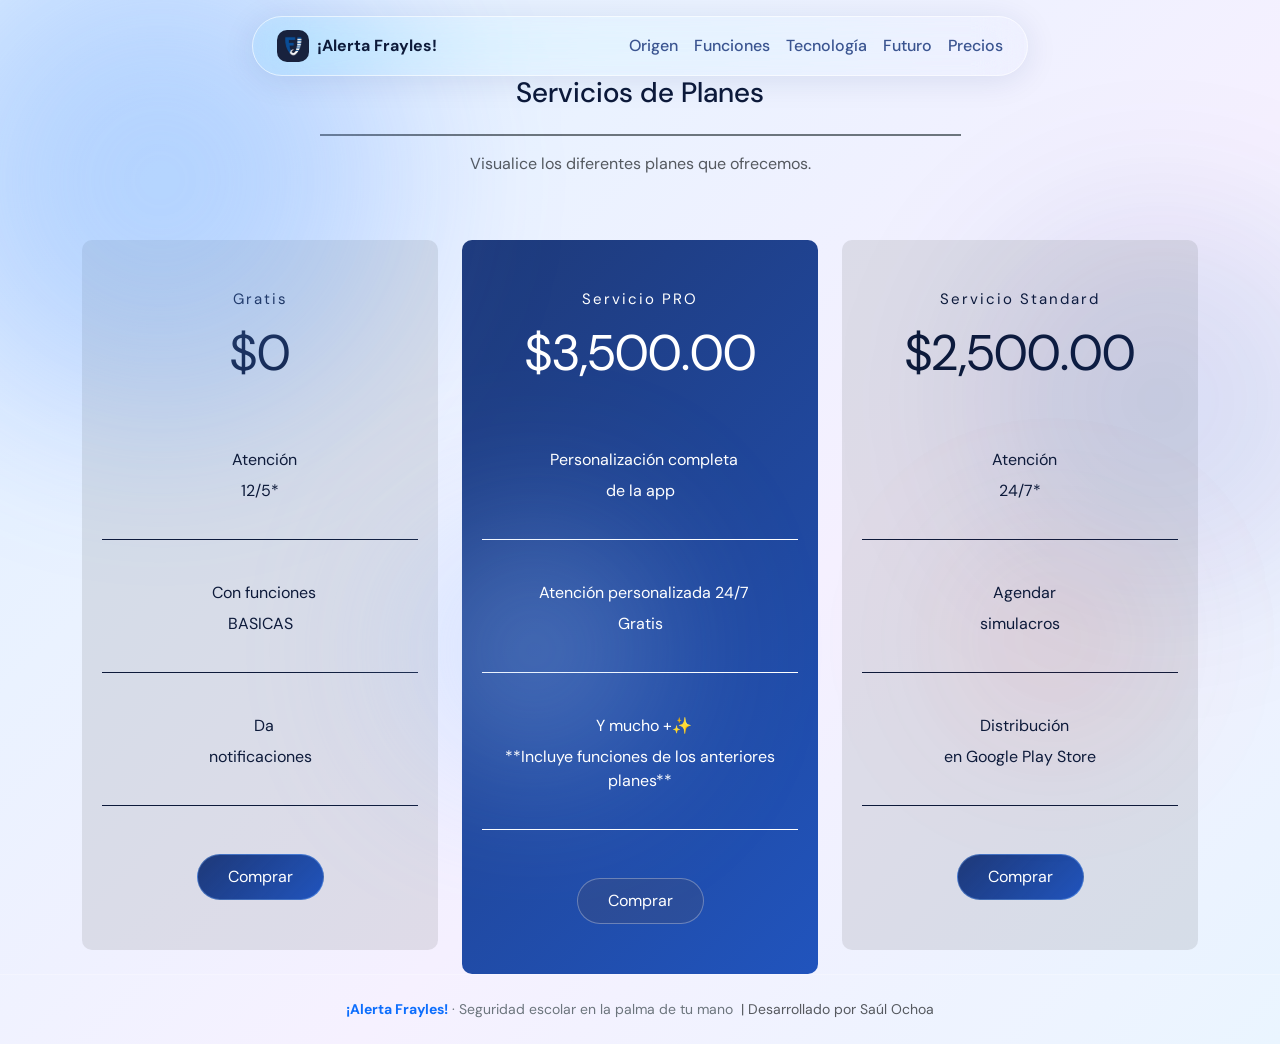
<file: Precios.html>
<!DOCTYPE html>
<html lang="es">

<head>
    <meta charset="UTF-8">
    <meta name="viewport" content="width=device-width, initial-scale=1.0">
    <title>¡Alerta Frayles!</title>
    <link rel="icon" href="Recursos/FJ_ic.ico" type="image/x-icon">

    <link href="https://cdn.jsdelivr.net/npm/bootstrap@5.3.3/dist/css/bootstrap.min.css" rel="stylesheet">
    <script src="https://cdn.jsdelivr.net/npm/bootstrap@5.3.8/dist/js/bootstrap.bundle.min.js"></script>

    <link
        href="https://fonts.googleapis.com/css2?family=DM+Sans:ital,opsz,wght@0,9..40,300;0,9..40,400;0,9..40,500;0,9..40,700;0,9..40,900;1,9..40,300&family=Space+Mono:wght@400;700&display=swap"
        rel="stylesheet">

    <link rel="stylesheet" href="Hola.css">
    <link rel="stylesheet" href="Precios.css">
</head>

<body>

    <div class="fondo-blob" aria-hidden="true">
        <div class="burbuja burbuja-1"></div>
        <div class="burbuja burbuja-2"></div>
        <div class="burbuja burbuja-3"></div>
        <div class="burbuja burbuja-4"></div>
    </div>

    <header class="container sticky-top pt-3" style="z-index: 1050; max-width: 800px;">
        <nav
            class="navbar navbar-expand bg-transparent nav-vidrio justify-content-between align-items-center py-2 px-4">
            <a class="navbar-brand d-flex align-items-center gap-2 fw-bold m-0 fs-6" style="color: var(--blue-deep);"
                href="index.html">
                <div
                    class="icono-logo-nav text-white overflow-hidden d-inline-flex align-items-center justify-content-center">
                    <img src="Recursos/logo.jpg" alt="Logo ¡Alerta Frayles!" class="w-100 h-100 object-fit-cover">
                </div>
                ¡Alerta Frayles!
            </a>
            <div class="navbar-nav gap-2 gap-sm-3">
                <a class="nav-link p-0 fs-7" href="index.html#origen">Origen</a>
                <a class="nav-link p-0 fs-7" href="index.html#funciones">Funciones</a>
                <a class="nav-link p-0 fs-7" href="index.html#tecnologia">Tecnología</a>
                <a class="nav-link p-0 fs-7" href="index.html#futuro">Futuro</a>
                <a class="nav-link p-0 fs-7" href="#">Precios</a>
            </div>
        </nav>
    </header>

    <section id="price-section">
        <div class="container">
            <div class="row justify-content-center gapsectionsecond">
                <div class="col-lg-7 text-center">
                    <div class="title-big pb-3 mb-3 border-bottom border-2 border-secondary t">
                        <h3>Servicios de Planes</h3>
                    </div>
                    <p class="description-p text-muted pe-0 pe-lg-0">
                        Visualice los diferentes planes que ofrecemos.
                    </p>
                </div>
            </div>
            <div class="row pt-5">
                <div class="col-lg-4 pb-5 pb-lg-0">
                    <div class="wrap-price">
                        <div class="price-innerdetail text-center">
                            <h5>Gratis</h5>
                            <p class="prices">$0</p>
                            <div class="detail-pricing">
                                <span class="float-left"> <i class="bi bi-check2-circle"></i> Atención
                                </span>
                                <span class="float-right">12/5*</span>
                            </div>
                            <div class="detail-pricing">
                                <span class="float-left"> <i class="bi bi-check2-circle"></i>Con funciones</span>
                                <span class="float-right">BASICAS</span>
                            </div>
                            <div class="detail-pricing">
                                <span class="float-left"> <i class="bi bi-check2-circle"></i> Da</span>
                                <span class="float-right">notificaciones </span>
                            </div>
                            <a href="checkout_gratis.html" class="btn btn-secondary mt-5">Comprar</a>
                        </div>
                    </div>
                </div>
                <div class="col-lg-4 pb-5 pb-lg-0">
                    <div class="wrap-price center-wrap">
                        <div class="price-innerdetail text-center">
                            <h5>Servicio PRO</h5>
                            <p class="prices">$3,500.00</p>
                            <div class="detail-pricing">
                                <span class="float-left"> <i class="bi bi-check2-circle"></i> Personalización completa
                                </span>
                                <span class="float-right">de la app</span>
                            </div>
                            <div class="detail-pricing">
                                <span class="float-left"> <i class="bi bi-check2-circle"></i> Atención personalizada
                                    24/7</span>
                                <span class="float-right">Gratis</span>
                            </div>
                            <div class="detail-pricing">
                                <span class="float-left"> <i class="bi bi-check2-circle"></i>Y mucho +✨</span>
                                <span class="float-right">**Incluye funciones de los anteriores planes**</span>
                            </div>
                            <a href="checkout_pro.html" class="btn btn-principall mt-5">Comprar</a>
                        </div>
                    </div>
                </div>
                <div class="col-lg-4 pb-5 pb-lg-0">
                    <div class="wrap-price">
                        <div class="price-innerdetail text-center">
                            <h5>Servicio Standard</h5>
                            <p class="prices">$2,500.00</p>
                            <div class="detail-pricing">
                                <span class="float-left"> <i class="bi bi-check2-circle"></i> Atención
                                </span>
                                <span class="float-right">24/7*</span>
                            </div>
                            <div class="detail-pricing">
                                <span class="float-left"> <i class="bi bi-check2-circle"></i> Agendar</span>
                                <span class="float-right">simulacros</span>
                            </div>
                            <div class="detail-pricing">
                                <span class="float-left"> <i class="bi bi-check2-circle"></i> Distribución</span>
                                <span class="float-right">en Google Play Store</span>
                            </div>
                            <a href="checkout_standard.html" class="btn btn-secondary mt-5">Comprar</a>
                        </div>
                    </div>
                </div>
            </div>
        </div>
    </section>

    <footer
        class="border-top border-white border-opacity-25 py-4 text-center position-relative bg-white bg-opacity-10 text-secondary"
        style="z-index: 1;">
        <div class="container d-flex flex-wrap justify-content-center gap-2 small">
            <div><span class="fw-bold text-primary">¡Alerta Frayles!</span> · Seguridad escolar en la palma
                de tu mano</div>
            <div class="text-muted">| Desarrollado por Saúl Ochoa</div>
        </div>
    </footer>


</body>

</html>
</file>
<file: Hola.css>
:root {
  --azul-profundo: #0d2a6e;
  --azul-normal: #1a4fbb;
  --azul-bajo: #3d7fff;
  --azul-cielo: #7ab4ff;
  --texto-principal: #0d1a3a;
  --texto-bajo: #3a5490;
}

body {
  font-family: 'DM Sans', sans-serif;
  background: linear-gradient(135deg, #ddeeff 0%, #eaf2ff 30%, #f5f0ff 60%, #e8f4ff 100%);
  color: var(--texto-principal);
  min-height: 100vh;
  overflow-x: hidden;
}

/* FONDO DE BURBUJAS */
.fondo-blob {
  position: fixed;
  inset: 0;
  z-index: 0;
  pointer-events: none;
  overflow: hidden;
}

.burbuja {
  position: absolute;
  border-radius: 50%;
  filter: blur(80px);
  opacity: 0.55;
  animation: flotarBurbuja 14s ease-in-out infinite alternate;
}

.burbuja-1 {
  width: 520px;
  height: 520px;
  background: radial-gradient(circle, #7ab4ff 0%, #3d7fff55 60%);
  top: -80px;
  left: -100px;
  animation-duration: 16s;
}

.burbuja-2 {
  width: 400px;
  height: 400px;
  background: radial-gradient(circle, #1a4fbb44 0%, #0d2a6e22 70%);
  top: 200px;
  right: -80px;
  animation-duration: 12s;
  animation-delay: -5s;
}

.burbuja-3 {
  width: 300px;
  height: 300px;
  background: radial-gradient(circle, #b3d1ff 0%, #7ab4ff44 60%);
  bottom: 100px;
  left: 30%;
  animation-duration: 18s;
  animation-delay: -8s;
}

.burbuja-4 {
  width: 200px;
  height: 200px;
  background: radial-gradient(circle, #ff6b6b33 0%, #e5393533 60%);
  top: 60%;
  right: 10%;
  animation-duration: 10s;
  animation-delay: -3s;
}

@keyframes flotarBurbuja {
  0% {
    transform: translate(0, 0) scale(1);
  }

  100% {
    transform: translate(30px, 40px) scale(1.08);
  }
}

/* LiquiGlass */
.nav-vidrio {
  background: rgba(255, 255, 255, 0.28);
  backdrop-filter: blur(24px) saturate(200%);
  -webkit-backdrop-filter: blur(24px) saturate(200%);
  border: 1.5px solid rgba(255, 255, 255, 0.6);
  box-shadow: 0 4px 32px rgba(13, 42, 110, 0.10);
  border-radius: 100px;
  padding: 12px 28px;
}

.tarjeta-vidrio {
  background: rgba(255, 255, 255, 0.35);
  backdrop-filter: blur(24px);
  -webkit-backdrop-filter: blur(24px);
  border: 1.5px solid rgba(255, 255, 255, 0.6);
  box-shadow: 0 4px 32px rgba(13, 42, 110, 0.08);
  border-radius: 24px;
  transition: transform 0.3s cubic-bezier(.34, 1.56, .64, 1), box-shadow 0.3s;
}

.tarjeta-vidrio:hover {
  transform: translateY(-6px) scale(1.01);
  box-shadow: 0 20px 60px rgba(0, 76, 255, 0.15);
}

.icono-logo-nav {
  width: 32px;
  height: 32px;
  border-radius: 10px;
  display: inline-flex;
  align-items: center;
  justify-content: center;
}

.nav-link {
  color: var(--texto-bajo) !important;
  font-weight: 500;
  transition: color 0.2s;
}

.nav-link:hover {
  color: var(--azul-normal) !important;
}

/* Heroes */
.texto-marca {
  background: linear-gradient(135deg, #0d2a6e 0%, #1a4fbb 40%, #3d7fff 100%);
  -webkit-background-clip: text;
  -webkit-text-fill-color: transparent;
  background-clip: text;
}

.boton-primario {
  padding: 14px 32px;
  border-radius: 100px;
  background: linear-gradient(135deg, #0d2a6e, #1a4fbb, #3d7fff);
  color: white;

  border: none;
  box-shadow: 0 8px 32px rgba(26, 79, 187, 0.4);
  transition: transform 0.2s, box-shadow 0.2s;
  text-decoration: none;
}

.boton-primario:hover {
  transform: translateY(-2px);
  box-shadow: 0 12px 40px rgba(26, 79, 187, 0.5);
  color: white;
}

.boton-vidrio {
  padding: 14px 32px;
  border-radius: 100px;
  background: rgba(255, 255, 255, 0.35);
  backdrop-filter: blur(16px);
  border: 1.5px solid rgba(255, 255, 255, 0.6);
  color: var(--azul-profundo);
  box-shadow: 0 4px 20px rgba(13, 42, 110, 0.10);
  transition: transform 0.2s, background 0.2s;
  text-decoration: none;
}

.boton-vidrio:hover {
  transform: translateY(-2px);
  background: rgba(255, 255, 255, 0.55);
  color: var(--azul-profundo);
}

/* telefonos */
.hero-telefonos {
  display: flex;
  justify-content: center;
  align-items: flex-end;
  position: relative;
  height: 340px;
  margin-top: 3rem;
}

.telefono {
  width: 150px;
  height: 300px;
  border-radius: 30px;
  position: absolute;
  box-shadow: 0 24px 60px rgba(13, 42, 110, 0.18);
  overflow: hidden;
  border: 2px solid rgba(255, 255, 255, 0.7);
  transition: transform 0.4s cubic-bezier(.34, 1.56, .64, 1);
}

.telefono-centro {
  transform: translateY(0) scale(1.08);
  z-index: 3;
}

.telefono-izquierda {
  transform: translateX(-100px) rotate(-8deg) translateY(24px) scale(0.92);
  z-index: 2;
}

.telefono-derecha {
  transform: translateX(100px) rotate(8deg) translateY(24px) scale(0.92);
  z-index: 2;
}

.hero-telefonos:hover .telefono-centro {
  transform: translateY(-12px) scale(1.08);
}

.hero-telefonos:hover .telefono-izquierda {
  transform: translateX(-110px) rotate(-10deg) translateY(18px) scale(0.92);
}

.hero-telefonos:hover .telefono-derecha {
  transform: translateX(110px) rotate(10deg) translateY(18px) scale(0.92);
}

/* tarjetas y funciones */
.etiqueta-seccion {
  display: inline-block;
  padding: 5px 14px;
  border-radius: 100px;
  background: rgba(61, 127, 255, 0.1);
  border: 1px solid rgba(61, 127, 255, 0.2);
  font-size: 0.72rem;
  font-weight: 700;
  color: var(--azul-normal);
  letter-spacing: 0.1em;
  text-transform: uppercase;
}

.tarjeta-problema {
  background: rgba(255, 255, 255, 0.3);
  backdrop-filter: blur(24px);
  border: 1.5px solid rgba(229, 57, 53, 0.2);
}

.tarjeta-solucion {
  background: linear-gradient(135deg, rgba(13, 42, 110, 0.9) 0%, rgba(26, 79, 187, 0.95) 100%);
  border: 1.5px solid rgba(61, 127, 255, 0.5);
  color: white;
}

.caja-icono-img {
  width: 60px;
  height: 60px;
  border-radius: 50%;
  display: flex;
  align-items: center;
  justify-content: center;
  z-index: 10;
  backdrop-filter: blur(8px);

}

.seccion-funciones {
  padding: 40px 24px;
  max-width: 1100px;
  margin: 0 auto;
}

.funciones-grid {
  display: grid;
  grid-template-columns: repeat(3, 1fr);
  grid-auto-rows: 1fr;
  gap: 24px;
  align-items: stretch;
}

.tarjetas-funciones {
  border-radius: var(--radius-xl);
  background: rgba(255, 255, 255, 0.25);
  backdrop-filter: blur(24px);
  border: 1.5px solid rgba(255, 255, 255, 0.5);
  box-shadow: 0 8px 32px rgba(13, 42, 110, 0.06);
  transition: transform 0.3s cubic-bezier(.34, 1.56, .64, 1), box-shadow 0.3s;
  position: relative;
  overflow: hidden;
  display: flex;
  flex-direction: column;
  min-height: 420px;
}

.tarjetas-funciones:hover {
  transform: translateY(-6px);
  box-shadow: 0 20px 50px rgba(13, 42, 110, 0.12);
}

.contenedor-img-tarjeta {
  width: 100%;
  height: 200px;
  background: #8fa0af;
  display: flex;
  align-items: center;
  justify-content: center;
  overflow: hidden;
  border-bottom: 1px solid rgba(0, 0, 0, 0.1);
}

@media (max-width: 991px) {
  .funciones-grid {
    grid-template-columns: repeat(auto-fit, minmax(240px, 1fr));
    grid-auto-rows: auto;
  }
  .tarjetas-funciones {
    min-height: auto;
  }
  .contenedor-img-tarjeta {
    height: clamp(140px, 22vw, 200px);
  }
}

.contenedor-img-tarjeta img {
  width: 100%;
  height: 100%;
  object-fit: cover;
}


.contenido-cuerpo-tarjeta {
  padding: 24px;
  background: rgba(20, 28, 45, 0.04);
  flex-grow: 1;
  display: flex;
  flex-direction: column;
}

.tarjetas-funciones::before {
  content: '';
  position: absolute;
  top: 0;
  left: 0;
  right: 0;
  height: 4px;
  z-index: 5;
}

.cta-cita {
  background: linear-gradient(135deg, rgba(13, 42, 110, 0.92) 0%, rgba(26, 79, 187, 0.97) 100%);
  border: 1.5px solid rgba(122, 180, 255, 0.4);
  border-radius: 32px;
}

/* ANIMATIONS */
.fade-up {
  opacity: 0;
  transform: translateY(30px);
  animation: fadeUp 0.7s ease forwards;
}

@keyframes fadeUp {
  to {
    opacity: 1;
    transform: none;
  }
}

.delay-1 {
  animation-delay: 0.1s;
}

.delay-2 {
  animation-delay: 0.2s;
}

.delay-3 {
  animation-delay: 0.3s;
}

.delay-4 {
  animation-delay: 0.4s;
}

.delay-5 {
  animation-delay: 0.5s;
}

/* ICON BOX */
.icon-box {
  width: 48px;
  height: 48px ;
  border-radius: 12px;
  display: flex;
  align-items: center;
  justify-content: center;
  flex-shrink: 0;
  font-size: 24px;
}
</file>
<file: Precios.css>
.price-innerdetail h5 {
        font-weight: 400;
        letter-spacing: 2px;
        font-size: 15px;
    }
    
    .price-innerdetail p {
        font-size: 50px;
    }
    
    .detail-pricing {
        border-bottom: 1px solid;
        padding: 30px 0;
        text-align: center;
    }
    
    .detail-pricing .float-left,
    .detail-pricing .float-right {
        float: none !important;
        display: block;
        width: 100%;
        padding: 0;
    }
    
    .detail-pricing .float-left i {
        position: static;
        margin-right: 8px;
        font-size: 20px;
    }
    
    .detail-pricing span {
        display: block;
        position: relative;
        font-weight: 400;
        margin: 6px 0;
    }
    
    .wrap-price {
        background: rgba(32, 33, 36, .1);
        padding: 50px 20px 50px;
        border-radius: 10px;
    }
    
    .center-wrap {
 background: linear-gradient(135deg, rgba(13, 42, 110, 0.92) 0%, rgba(26, 79, 187, 0.97) 100%);
        color: #fff;
    }
    .btn-principall {
        background: rgba(93, 78, 78, 0.2);
        border: 1px solid rgba(255, 255, 255, 0.3);
        color: #fff;
        padding: 10px 30px;
        border-radius: 30px;
        transition: background-color 0.3s ease, border-color 0.3s ease;
    }
    .btn-secondary {
        background: linear-gradient(135deg, rgba(13, 42, 110, 0.92) 0%, rgba(26, 79, 187, 0.97) 100%);
        border: 1.5px solid rgba(122, 180, 255, 0.4);
        border-radius: 32px;
        color: #fff;
        padding: 10px 30px;
        transition: background-color 0.3s ease, border-color 0.3s ease;
    }
</file>
